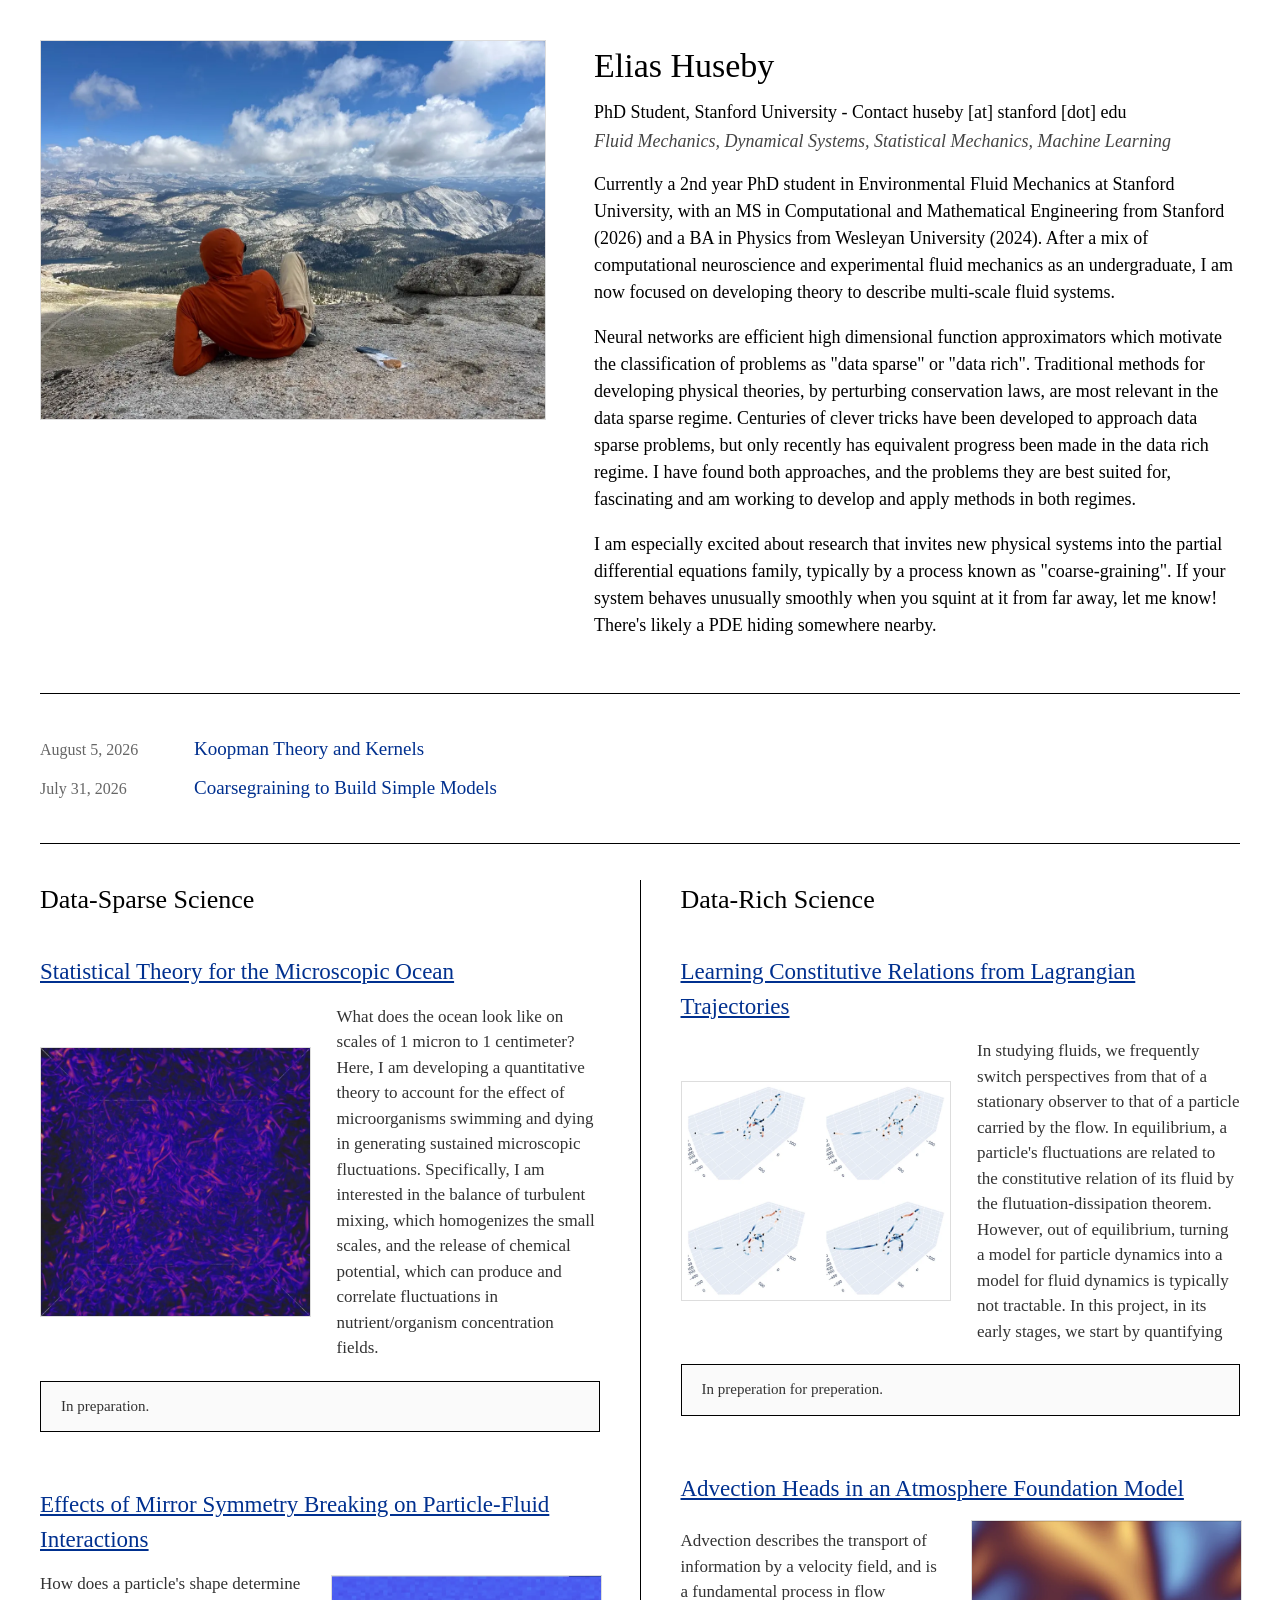
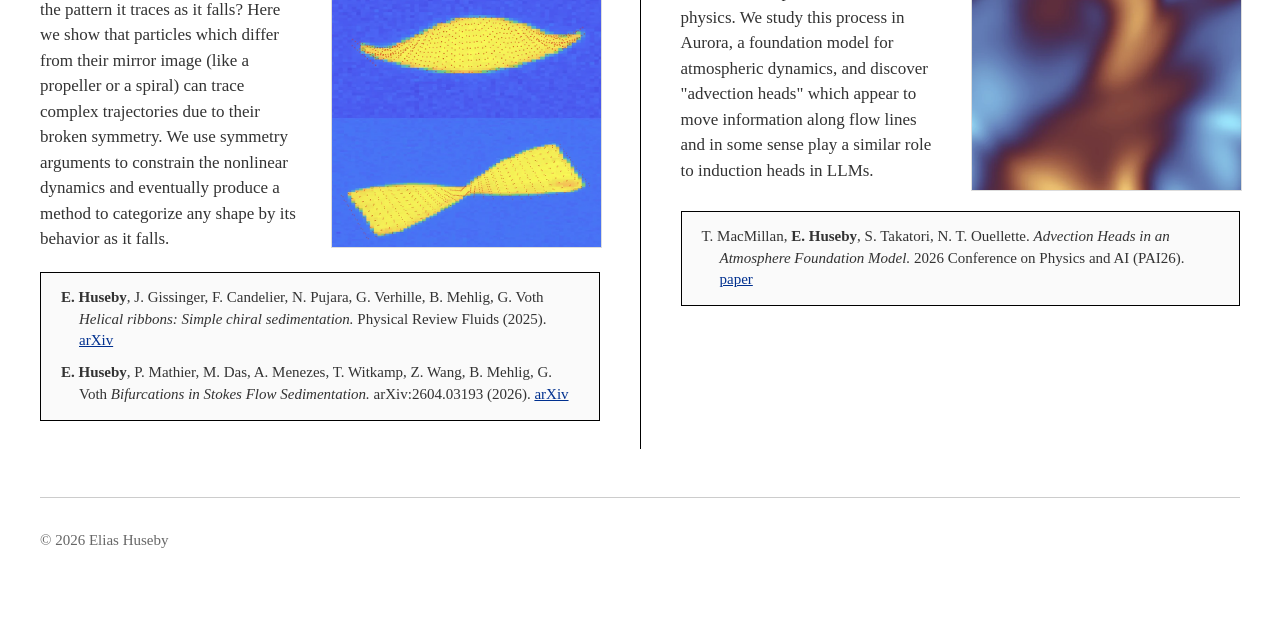
<file: index.html>
<!DOCTYPE html>
<html lang="en">
<head>
  <meta charset="utf-8">
  <meta name="viewport" content="width=device-width, initial-scale=1">
  <title>Elias Huseby</title>
  <link rel="stylesheet" href="style.css">
</head>
<body>

<!-- =====================================================================
     INTRO  —  full page width
     Edit the text below. Swap images/portrait.svg for your own photo
     (e.g. images/portrait.jpg) once you drop it in the images/ folder.
     ===================================================================== -->
<header class="intro">
  <img class="portrait" src="images/portrait.webp" alt="Elias Huseby"
       width="1200" height="900" fetchpriority="high" decoding="async">
  <div class="intro-text">
    <h1>Elias Huseby</h1>
    <p class="affiliation">PhD Student, Stanford University - Contact huseby [at] stanford [dot] edu</p>
    <p class="interests">
      Fluid Mechanics, Dynamical Systems, Statistical Mechanics, Machine Learning
    </p>
    <p class="blurb">
      Currently a 2nd year PhD student in Environmental Fluid Mechanics at Stanford University, with an MS in Computational and Mathematical
      Engineering from Stanford (2026) and a BA in Physics from Wesleyan University (2024). After a mix of computational neuroscience and
      experimental fluid mechanics as an undergraduate, I am now focused on developing theory to describe multi-scale fluid systems.
    </p>

    <p class="blurb">
      Neural networks are efficient high dimensional function approximators which motivate the classification of problems as "data sparse" or "data rich".
      Traditional methods for developing physical theories, by perturbing conservation laws, are most relevant in the data sparse regime.
      Centuries of clever tricks have been developed to approach data sparse problems, but only recently has equivalent progress been made in the data rich regime.
      I have found both approaches, and the problems they are best suited for, fascinating and am working to develop and apply methods in both regimes.
    </p>

    <p class="blurb">
      I am especially excited about research that invites new physical systems into the partial differential equations family, typically by a process known as "coarse-graining".
      If your system behaves unusually smoothly when you squint at it from far away, let me know! There's likely a PDE hiding somewhere nearby.
    </p>
  </div>
</header>

<hr>

<!-- =====================================================================
     WRITING  —  a flat list of posts, newest at the top.

     To add a post:
       1. Copy posts/TEMPLATE.html to posts/your-post-name.html
       2. Fill in its title, date, and text
       3. Add one <li> below, at the top of the list

     The datetime="YYYY-MM-DD" attribute is the machine-readable date; the
     text between the <time> tags is what actually shows on the page.
     ===================================================================== -->
<section class="writing">
  <ul class="post-list">
    <li>
      <time datetime="2026-07-15">August 5, 2026</time>
      <a href="posts/second-post.html">Koopman Theory and Kernels</a>
    </li>

    <li>
      <time datetime="2026-07-15">July 31, 2026</time>
      <a href="posts/first-post.html">Coarsegraining to Build Simple Models</a>
    </li>


  </ul>
</section>

<hr>

<!-- =====================================================================
     PROJECTS  —  two columns
     To add a project: copy one <article class="project"> block, change the
     link, image, title, and description. Detail pages live in projects/.
     ===================================================================== -->
<main class="columns">

  <!-- ---------------- LEFT COLUMN ---------------- -->
  <section class="column">
    <h2>Data-Sparse Science</h2>

    <article class="project">
      <h3><a href="projects/sparse-two.html">Statistical Theory for the Microscopic Ocean</a></h3>
      <div class="project-row">
        <a class="project-thumb" href="projects/sparse-two.html">
          <img src="images/Paper_POcean.webp" alt="" width="760" height="760" loading="lazy" decoding="async">
        </a>
        <p>
          What does the ocean look like on scales of 1 micron to 1 centimeter? Here, I am developing a quantitative theory to account for the effect of microorganisms swimming and dying in generating sustained microscopic fluctuations.  
          Specifically, I am interested in the balance of turbulent mixing, which homogenizes the small scales, and the release of chemical potential, which can produce and correlate fluctuations in nutrient/organism concentration fields.
        </p>
      </div>

      <div class="citations">
        <ul>
          <!-- Add a citation by copying one <li> block below. -->
          <li>In preparation.</li>
        </ul>
      </div>
    </article>

    <article class="project">
      <h3><a href="projects/sparse-one.html">Effects of Mirror Symmetry Breaking on Particle-Fluid Interactions</a></h3>
      <div class="project-row">
        <a class="project-thumb" href="projects/sparse-one.html">
          <img src="images/Paper_Helica.webp" alt="" width="760" height="765" loading="lazy" decoding="async">
        </a>
        <p>
          How does a particle's shape determine the pattern it traces as it falls? Here we show that particles which differ from their mirror image (like a propeller or a spiral) can trace complex trajectories due to their broken symmetry. 
          We use symmetry arguments to constrain the nonlinear dynamics and eventually produce a method to categorize any shape by its behavior as it falls. 
        </p>
      </div>

      <div class="citations">
        <ul>
          <li>
            <strong>E. Huseby</strong>, J. Gissinger, F. Candelier, N. Pujara, G. Verhille, B. Mehlig, G. Voth
            <em>Helical ribbons: Simple chiral sedimentation.</em>
            Physical Review Fluids (2025).
            <a href="https://arxiv.org/abs/2403.18157">arXiv</a>
          </li>
          <li>
            <strong>E. Huseby</strong>, P. Mathier, M. Das, A. Menezes, T. Witkamp, Z. Wang, B. Mehlig, G. Voth
            <em>Bifurcations in Stokes Flow Sedimentation.</em>
            arXiv:2604.03193 (2026).
            <a href="https://arxiv.org/abs/2604.03193">arXiv</a>
          </li>
        </ul>
      </div>
    </article>

  </section>

  <!-- ---------------- RIGHT COLUMN ---------------- -->
  <section class="column">
    <h2>Data-Rich Science</h2>

    <article class="project">
      <h3><a href="projects/rich-one.html">Learning Constitutive Relations from Lagrangian Trajectories </a></h3>
      <div class="project-row">
        <a class="project-thumb" href="projects/rich-one.html">
          <img src="images/temp.webp" alt="" width="760" height="616" loading="lazy" decoding="async">
        </a>
        <p>
          In studying fluids, we frequently switch perspectives from that of a stationary observer to that of a particle carried by the flow. 
          In equilibrium, a particle's fluctuations are related to the constitutive relation of its fluid by the flutuation-dissipation theorem.
          However, out of equilibrium, turning a model for particle dynamics into a model for fluid dynamics is typically not tractable. 
          In this project, in its early stages, we start by quantifying
        </p>
      </div>

      <div class="citations">
        <ul>
          <li>
            In preperation for preperation.
          </li>
        </ul>
      </div>
    </article>



    <article class="project">
      <h3><a href="projects/rich-one.html">Advection Heads in an Atmosphere Foundation Model</a></h3>
      <div class="project-row">
        <a class="project-thumb" href="projects/rich-one.html">
          <img src="images/adv.webp" alt="" width="721" height="721" loading="lazy" decoding="async">
        </a>
        <p>
          Advection describes the transport of information by a velocity field, and is a fundamental process in flow physics. We study this process in Aurora, a foundation model for atmospheric dynamics, and discover "advection heads" which appear to move information along flow lines and in some sense play a similar role to induction heads in LLMs.
        </p>
      </div>

      <div class="citations">
        <ul>
          <li>
            T. MacMillan, <strong>E. Huseby</strong>, S. Takatori, N. T. Ouellette.
            <em>Advection Heads in an Atmosphere Foundation Model.</em>
            2026 Conference on Physics and AI (PAI26).
            <a href="https://openreview.net/forum?id=2jAjCvjr3j#discussion">paper</a>
          </li>
        </ul>
      </div>
    </article>
    <!-- <article class="project">
      <h3><a href="projects/rich-one.html">Particles to Fields</a></h3>
      <div class="project-row">
        <a class="project-thumb" href="projects/rich-one.html">
          <img src="images/adv.png" alt="">
        </a>
        <p>
          Can a system's macroscopic behavior be predicted using statistical information about its members? 
          For systems in equilibrium, where there is no net current between states, the answer is a resounding 'yes'. The fluctuation-dissipation theorem connects the fluctuations experienced by a particle connected to the system's to the macroscopic transport coefficients.
          For systems out of equilbrium, where states are exchanged irreversibly, there is no such easy guarentee. In this current project, we 
        </p>
      </div>
    </article> -->

  </section>

</main>

<footer>
  <p>&copy; 2026 Elias Huseby</p>
</footer>

</body>
</html>
</file>
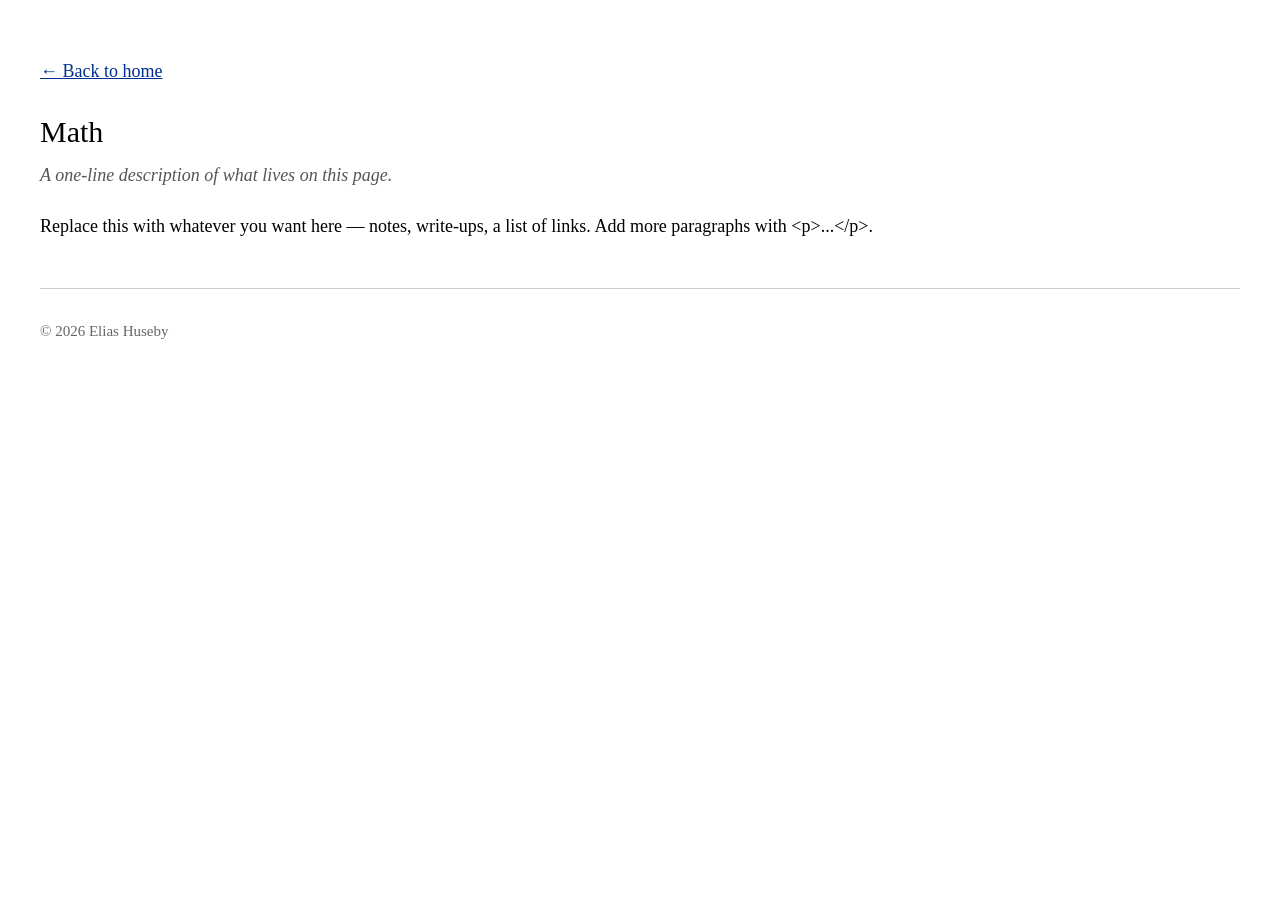
<file: math.html>
<!DOCTYPE html>
<html lang="en">
<head>
  <meta charset="utf-8">
  <meta name="viewport" content="width=device-width, initial-scale=1">
  <title>Math &mdash; Elias Huseby</title>
  <link rel="stylesheet" href="style.css">
</head>
<body>

<p class="back-link"><a href="index.html">&larr; Back to home</a></p>

<article class="detail">

  <h1>Math</h1>
  <p class="subtitle">A one-line description of what lives on this page.</p>

  <p>
    Replace this with whatever you want here &mdash; notes, write-ups, a list of
    links. Add more paragraphs with &lt;p&gt;...&lt;/p&gt;.
  </p>

</article>

<footer>
  <p>&copy; 2026 Elias Huseby</p>
</footer>

</body>
</html>
</file>
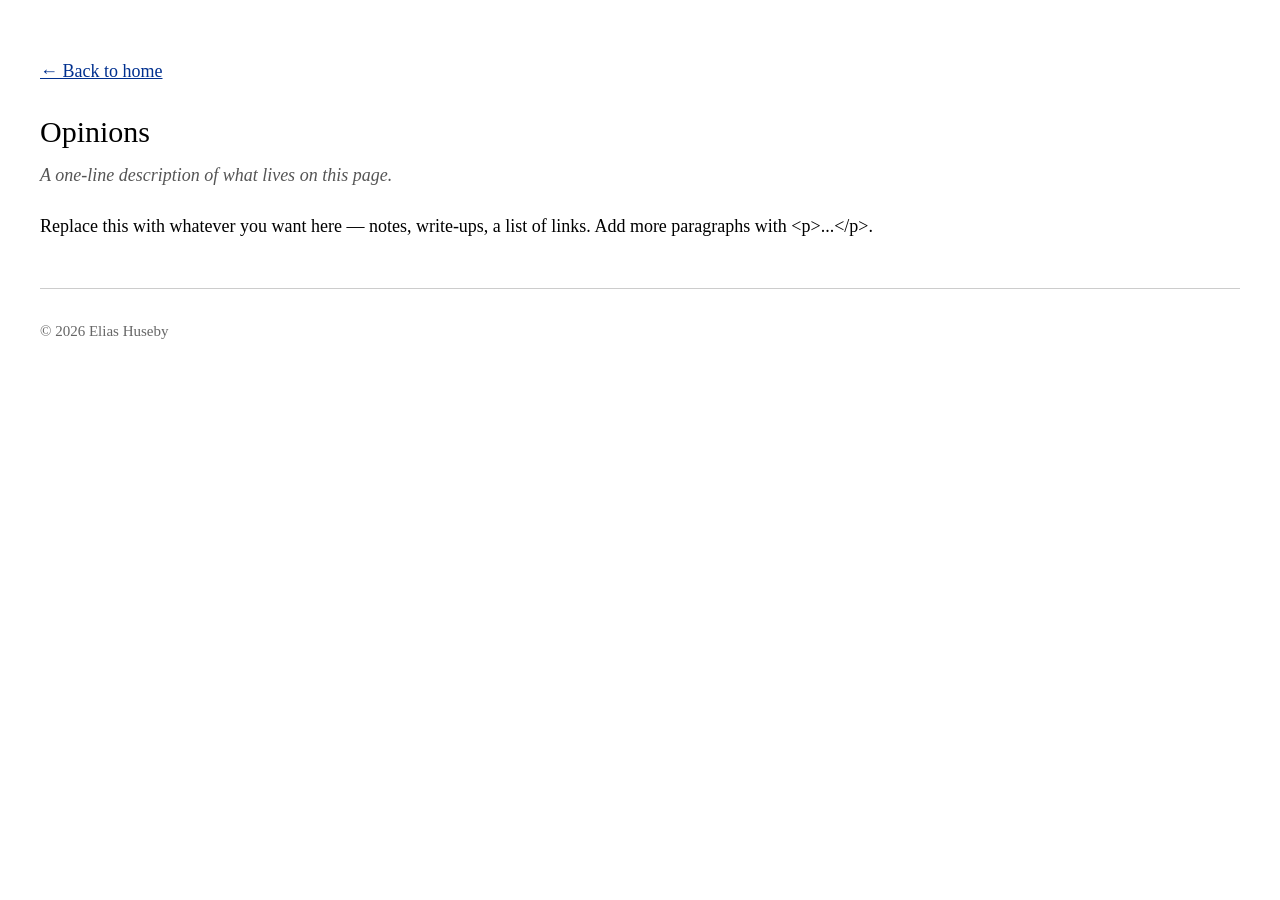
<file: opinions.html>
<!DOCTYPE html>
<html lang="en">
<head>
  <meta charset="utf-8">
  <meta name="viewport" content="width=device-width, initial-scale=1">
  <title>Opinions &mdash; Elias Huseby</title>
  <link rel="stylesheet" href="style.css">
</head>
<body>

<p class="back-link"><a href="index.html">&larr; Back to home</a></p>

<article class="detail">

  <h1>Opinions</h1>
  <p class="subtitle">A one-line description of what lives on this page.</p>

  <p>
    Replace this with whatever you want here &mdash; notes, write-ups, a list of
    links. Add more paragraphs with &lt;p&gt;...&lt;/p&gt;.
  </p>

</article>

<footer>
  <p>&copy; 2026 Elias Huseby</p>
</footer>

</body>
</html>
</file>
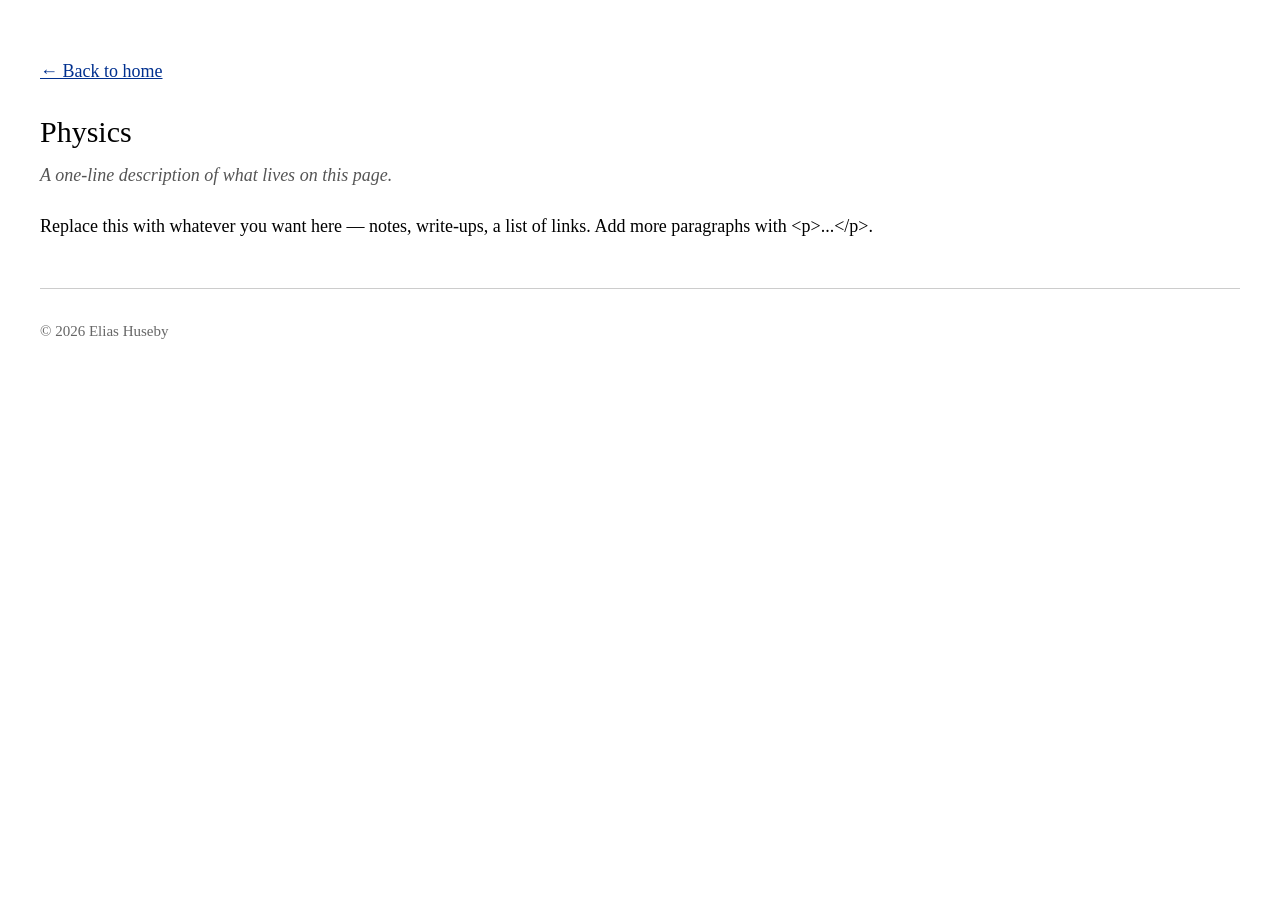
<file: physics.html>
<!DOCTYPE html>
<html lang="en">
<head>
  <meta charset="utf-8">
  <meta name="viewport" content="width=device-width, initial-scale=1">
  <title>Physics &mdash; Elias Huseby</title>
  <link rel="stylesheet" href="style.css">
</head>
<body>

<p class="back-link"><a href="index.html">&larr; Back to home</a></p>

<article class="detail">

  <h1>Physics</h1>
  <p class="subtitle">A one-line description of what lives on this page.</p>

  <p>
    Replace this with whatever you want here &mdash; notes, write-ups, a list of
    links. Add more paragraphs with &lt;p&gt;...&lt;/p&gt;.
  </p>

</article>

<footer>
  <p>&copy; 2026 Elias Huseby</p>
</footer>

</body>
</html>
</file>
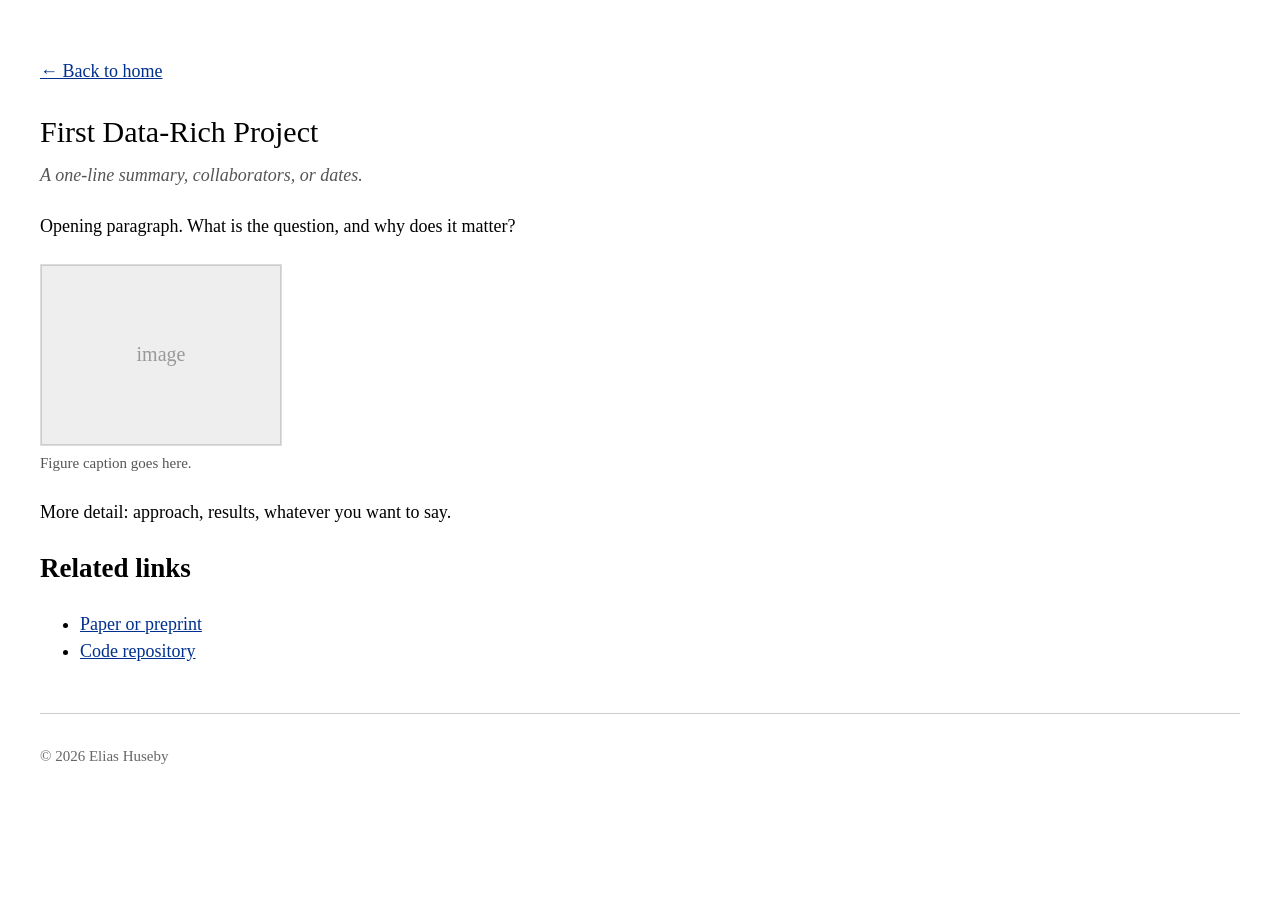
<file: projects/rich-one.html>
<!DOCTYPE html>
<html lang="en">
<head>
  <meta charset="utf-8">
  <meta name="viewport" content="width=device-width, initial-scale=1">
  <title>First Data-Rich Project &mdash; Elias Huseby</title>
  <link rel="stylesheet" href="../style.css">
</head>
<body>

<p class="back-link"><a href="../index.html">&larr; Back to home</a></p>

<article class="detail">

  <h1>First Data-Rich Project</h1>
  <p class="subtitle">A one-line summary, collaborators, or dates.</p>

  <p>
    Opening paragraph. What is the question, and why does it matter?
  </p>

  <figure>
    <img src="../images/placeholder.svg" alt="">
    <figcaption>Figure caption goes here.</figcaption>
  </figure>

  <p>
    More detail: approach, results, whatever you want to say.
  </p>

  <h2>Related links</h2>
  <ul>
    <li><a href="#">Paper or preprint</a></li>
    <li><a href="#">Code repository</a></li>
  </ul>

</article>

<footer>
  <p>&copy; 2026 Elias Huseby</p>
</footer>

</body>
</html>
</file>
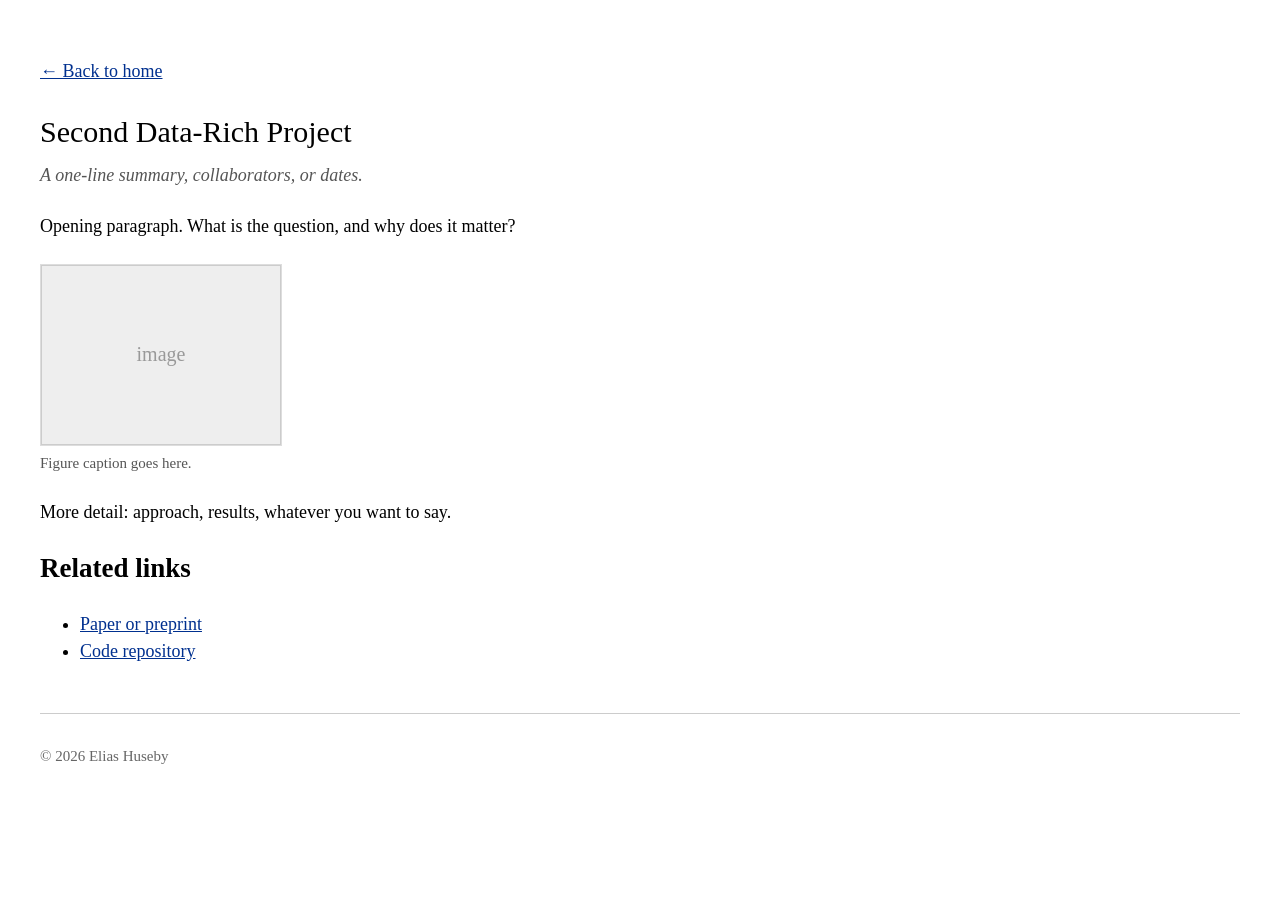
<file: projects/rich-two.html>
<!DOCTYPE html>
<html lang="en">
<head>
  <meta charset="utf-8">
  <meta name="viewport" content="width=device-width, initial-scale=1">
  <title>Second Data-Rich Project &mdash; Elias Huseby</title>
  <link rel="stylesheet" href="../style.css">
</head>
<body>

<p class="back-link"><a href="../index.html">&larr; Back to home</a></p>

<article class="detail">

  <h1>Second Data-Rich Project</h1>
  <p class="subtitle">A one-line summary, collaborators, or dates.</p>

  <p>
    Opening paragraph. What is the question, and why does it matter?
  </p>

  <figure>
    <img src="../images/placeholder.svg" alt="">
    <figcaption>Figure caption goes here.</figcaption>
  </figure>

  <p>
    More detail: approach, results, whatever you want to say.
  </p>

  <h2>Related links</h2>
  <ul>
    <li><a href="#">Paper or preprint</a></li>
    <li><a href="#">Code repository</a></li>
  </ul>

</article>

<footer>
  <p>&copy; 2026 Elias Huseby</p>
</footer>

</body>
</html>
</file>
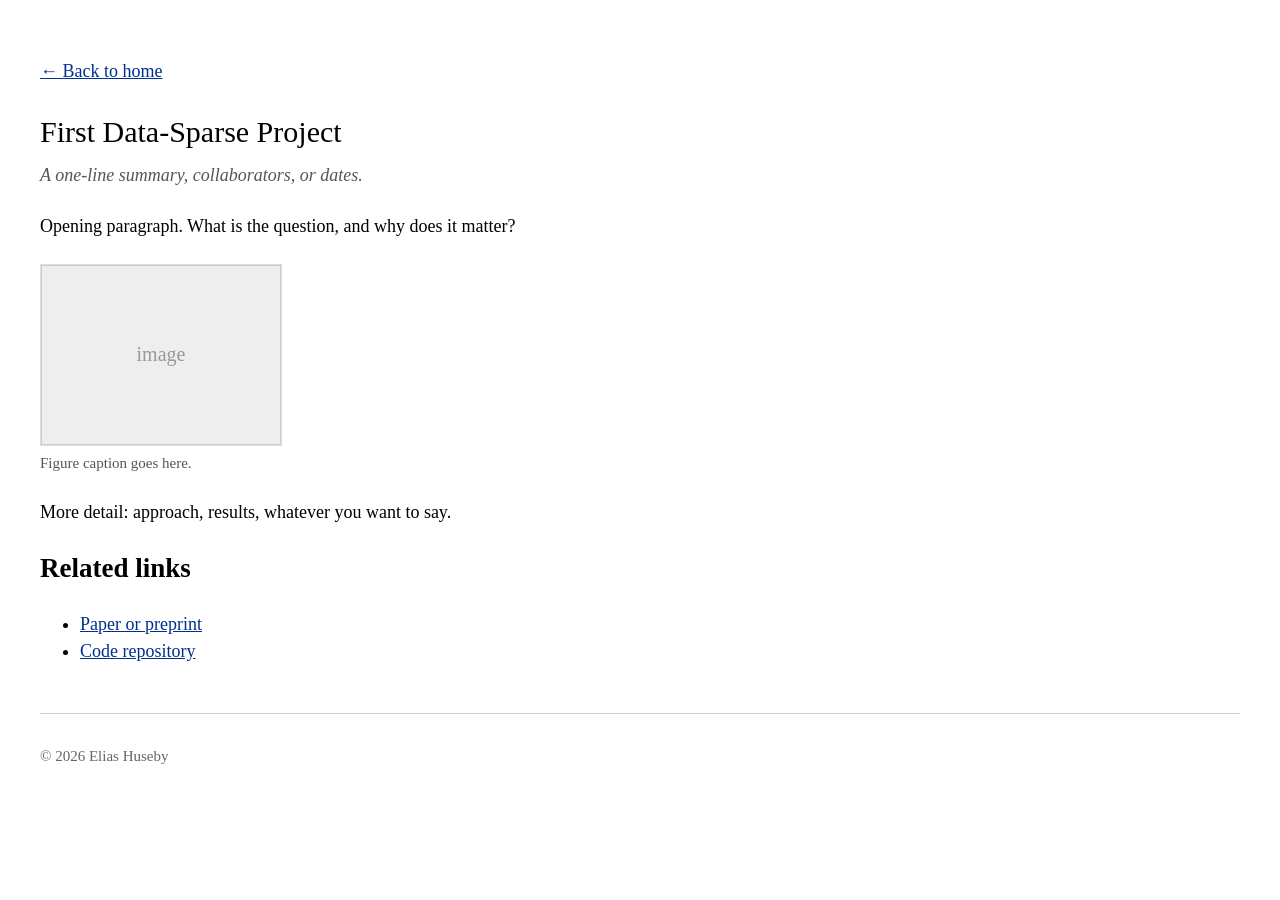
<file: projects/sparse-one.html>
<!DOCTYPE html>
<html lang="en">
<head>
  <meta charset="utf-8">
  <meta name="viewport" content="width=device-width, initial-scale=1">
  <title>First Data-Sparse Project &mdash; Elias Huseby</title>
  <link rel="stylesheet" href="../style.css">
</head>
<body>

<p class="back-link"><a href="../index.html">&larr; Back to home</a></p>

<article class="detail">

  <h1>First Data-Sparse Project</h1>
  <p class="subtitle">A one-line summary, collaborators, or dates.</p>

  <p>
    Opening paragraph. What is the question, and why does it matter?
  </p>

  <figure>
    <img src="../images/placeholder.svg" alt="">
    <figcaption>Figure caption goes here.</figcaption>
  </figure>

  <p>
    More detail: approach, results, whatever you want to say.
  </p>

  <h2>Related links</h2>
  <ul>
    <li><a href="#">Paper or preprint</a></li>
    <li><a href="#">Code repository</a></li>
  </ul>

</article>

<footer>
  <p>&copy; 2026 Elias Huseby</p>
</footer>

</body>
</html>
</file>
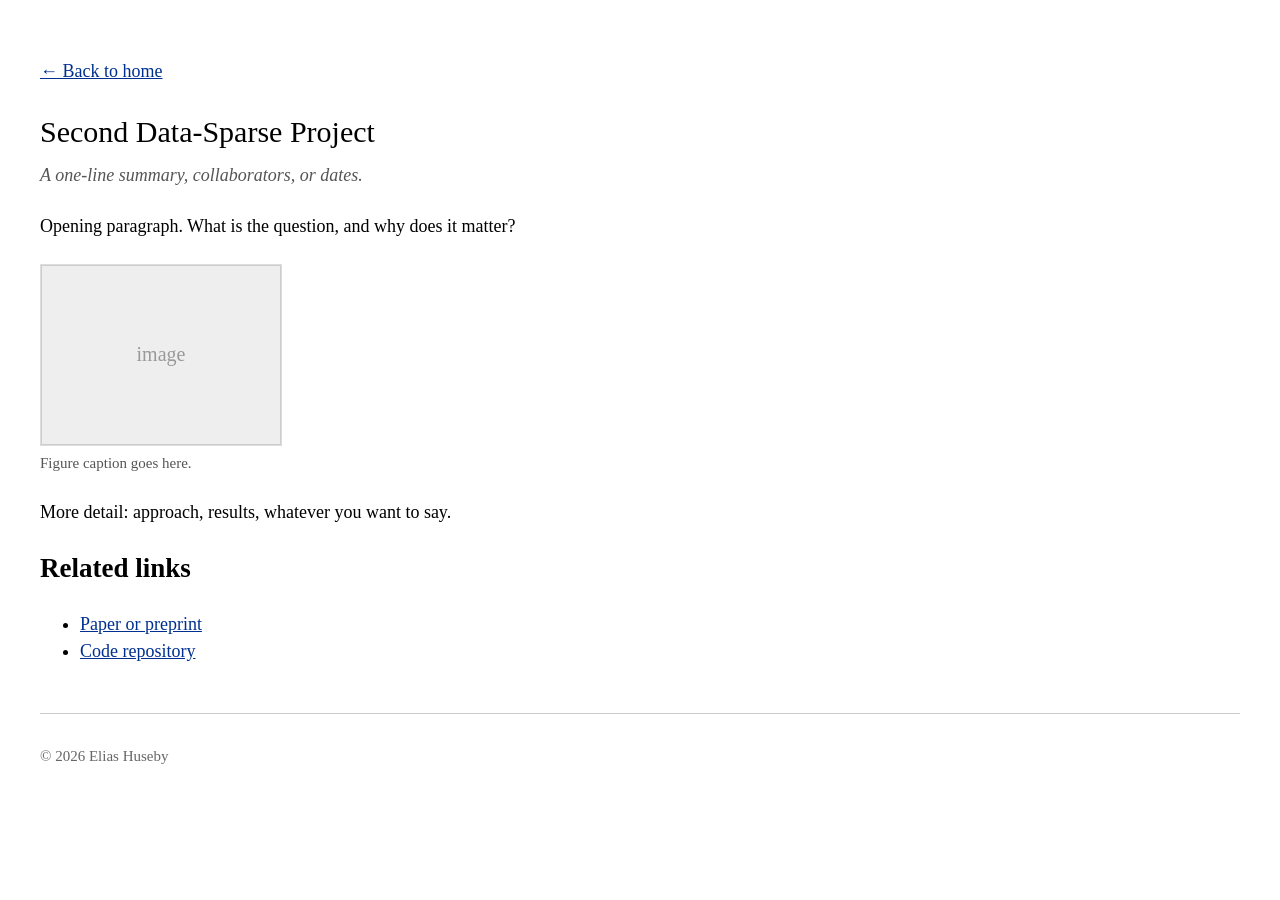
<file: projects/sparse-two.html>
<!DOCTYPE html>
<html lang="en">
<head>
  <meta charset="utf-8">
  <meta name="viewport" content="width=device-width, initial-scale=1">
  <title>Second Data-Sparse Project &mdash; Elias Huseby</title>
  <link rel="stylesheet" href="../style.css">
</head>
<body>

<p class="back-link"><a href="../index.html">&larr; Back to home</a></p>

<article class="detail">

  <h1>Second Data-Sparse Project</h1>
  <p class="subtitle">A one-line summary, collaborators, or dates.</p>

  <p>
    Opening paragraph. What is the question, and why does it matter?
  </p>

  <figure>
    <img src="../images/placeholder.svg" alt="">
    <figcaption>Figure caption goes here.</figcaption>
  </figure>

  <p>
    More detail: approach, results, whatever you want to say.
  </p>

  <h2>Related links</h2>
  <ul>
    <li><a href="#">Paper or preprint</a></li>
    <li><a href="#">Code repository</a></li>
  </ul>

</article>

<footer>
  <p>&copy; 2026 Elias Huseby</p>
</footer>

</body>
</html>
</file>
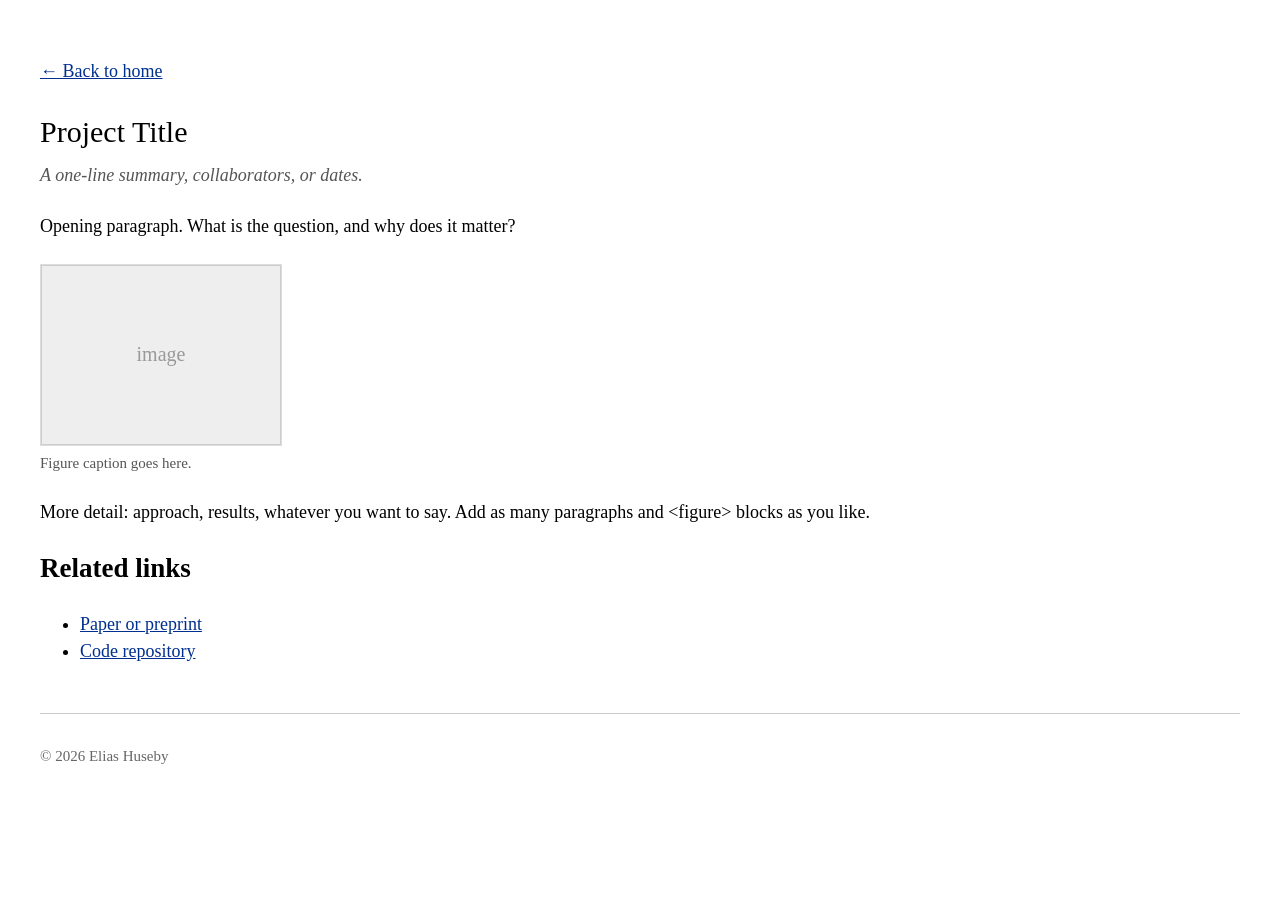
<file: projects/TEMPLATE.html>
<!DOCTYPE html>
<html lang="en">
<head>
  <meta charset="utf-8">
  <meta name="viewport" content="width=device-width, initial-scale=1">
  <title>Project Title &mdash; Elias Huseby</title>
  <link rel="stylesheet" href="../style.css">
</head>
<body>

<!-- =====================================================================
     PROJECT DETAIL PAGE TEMPLATE

     To add a new project:
       1. Copy this file to projects/your-project-name.html
       2. Fill in the title, subtitle, and body text below
       3. Link to it from index.html

     Note the "../" in the stylesheet and image paths — this page sits one
     folder down, so paths back to the site root need it.
     ===================================================================== -->

<p class="back-link"><a href="../index.html">&larr; Back to home</a></p>

<article class="detail">

  <h1>Project Title</h1>
  <p class="subtitle">A one-line summary, collaborators, or dates.</p>

  <p>
    Opening paragraph. What is the question, and why does it matter?
  </p>

  <figure>
    <img src="../images/placeholder.svg" alt="">
    <figcaption>Figure caption goes here.</figcaption>
  </figure>

  <p>
    More detail: approach, results, whatever you want to say. Add as many
    paragraphs and &lt;figure&gt; blocks as you like.
  </p>

  <h2>Related links</h2>
  <ul>
    <li><a href="#">Paper or preprint</a></li>
    <li><a href="#">Code repository</a></li>
  </ul>

</article>

<footer>
  <p>&copy; 2026 Elias Huseby</p>
</footer>

</body>
</html>
</file>
<file: style.css>
/* =========================================================
   Personal site — simple stylesheet
   Everything is Times New Roman for now.
   ========================================================= */

/* ---------- page basics ---------- */

body {
  font-family: "Times New Roman", Times, serif;
  font-size: 18px;
  line-height: 1.5;
  color: #000;
  background: #fff;
  max-width: 1700px;        /* overall page width — change to taste */
  margin: 0 auto;
  padding: 40px 40px 60px;
}

a {
  color: #00308f;
}

a:hover {
  text-decoration: none;
}

hr {
  border: 0;
  border-top: 1px solid #000;   /* same black as the column divider */
  margin: 36px 0;
}

/* ---------- intro (full width, top of page) ---------- */

.intro {
  display: flex;
  align-items: flex-start;
  gap: 48px;
}

.portrait {
  flex: 0 0 42%;            /* photo takes 42% of the page width */
  width: 42%;
  height: auto;             /* keeps the photo's own aspect ratio — no cropping */
  border: 1px solid #ddd;
}

.intro-text {
  flex: 1;
  min-width: 0;
}

.intro-text h1 {
  font-size: 34px;
  font-weight: normal;
  margin: 0 0 8px;
}

.affiliation,
.contact,
.interests {
  margin: 2px 0;
}

.interests {
  color: #444;
  font-style: italic;
}

.blurb {
  margin-top: 16px;
}

/* ---------- writing: the post list between the two dividers ---------- */

.post-list {
  list-style: none;
  margin: 0;
  padding: 0;
}

.post-list li {
  display: flex;
  align-items: baseline;
  gap: 24px;
  padding: 5px 0;           /* tight rows */
}

.post-list time {
  flex: 0 0 130px;          /* fixed date column, so titles line up */
  color: #666;
  font-size: 16px;
}

.post-list a {
  font-size: 19px;
  text-decoration: none;
}

.post-list a:hover {
  text-decoration: underline;
}

/* ---------- a post page ---------- */

.post {
  max-width: 46em;          /* comfortable reading measure */
}

.post h1 {
  font-size: 30px;
  font-weight: normal;
  margin: 0 0 6px;
}

.post .post-date {
  color: #666;
  margin: 0 0 28px;
}

.post p {
  margin: 0 0 16px;
}

.post img {
  max-width: 100%;
  height: auto;
  display: block;
  border: 1px solid #ddd;
  margin: 20px 0;
}

/* ---------- two columns ---------- */

.columns {
  display: flex;
  gap: 0;
  align-items: stretch;     /* so the divider line runs the full height */
}

.column {
  flex: 1;
  min-width: 0;             /* keeps long words from blowing out the column */
  padding: 0 40px;
}

.column:first-child {
  padding-left: 0;
}

/* the vertical line between the two columns */
.column:last-child {
  padding-right: 0;
  border-left: 1px solid #000;
}

.column h2 {
  font-size: 26px;
  font-weight: normal;
  margin: 0 0 8px;
}

/* ---------- a single project entry ----------
   Layout: title on top, then the image beside its description paragraph.
   Entries alternate sides down the column: the 1st, 3rd, 5th... have the
   image on the LEFT, the 2nd, 4th, 6th... have it on the RIGHT.
   -------------------------------------------- */

.project {
  padding: 28px 0;
}

.project h3 {
  font-size: 23px;
  font-weight: normal;
  margin: 0 0 14px;
}

.project-row {
  display: flex;
  gap: 28px;
  align-items: center;
}

/* every other entry flips the image to the other side */
.project:nth-of-type(even) .project-row {
  flex-direction: row-reverse;
}

.project-thumb {
  flex: 0 0 48%;            /* image takes 48% of the column — change to taste */
  min-width: 0;
}

.project-thumb img {
  width: 100%;              /* height: auto keeps each figure's own aspect
                               ratio, so nothing gets cropped */
  height: auto;
  display: block;
  border: 1px solid #ddd;
}

.project-row p {
  flex: 1;
  min-width: 0;             /* keeps long words from blowing out the column */
  margin: 0;
  font-size: 17px;
  color: #333;
}

/* ---------- citation box under a project ---------- */

.citations {
  margin-top: 20px;
  padding: 14px 20px;
  border: 1px solid #000;
  background: #fafafa;
}

.citations h4 {
  font-size: 14px;
  font-weight: normal;
  text-transform: uppercase;
  letter-spacing: 0.08em;
  color: #555;
  margin: 0 0 10px;
}

.citations ul {
  margin: 0;
  padding: 0;
  list-style: none;
}

.citations li {
  font-size: 15px;
  line-height: 1.45;
  color: #333;
  padding-left: 18px;
  text-indent: -18px;       /* hanging indent, like a reference list */
  margin-bottom: 10px;
}

.citations li:last-child {
  margin-bottom: 0;
}

/* your own name, picked out of the author list */
.citations strong {
  font-weight: 600;
}

/* ---------- project detail pages ---------- */

.back-link {
  margin-bottom: 24px;
}

.detail h1 {
  font-size: 30px;
  font-weight: normal;
  margin: 0 0 8px;
}

.detail .subtitle {
  color: #555;
  font-style: italic;
  margin: 0 0 24px;
}

.detail figure {
  margin: 24px 0;
}

.detail figure img {
  max-width: 100%;
  display: block;
  border: 1px solid #ddd;
}

.detail figcaption {
  font-size: 15px;
  color: #555;
  margin-top: 6px;
}

/* ---------- footer ---------- */

footer {
  margin-top: 48px;
  padding-top: 16px;
  border-top: 1px solid #ccc;
  font-size: 15px;
  color: #666;
}

/* ---------- narrow screens: stack everything ---------- */

/* below this width the columns get too narrow, so stack them */
@media (max-width: 1000px) {
  .columns {
    flex-direction: column;
  }

  .column {
    padding: 0;
  }

  /* the divider becomes a horizontal rule between the stacked sections */
  .column:last-child {
    border-left: 0;
    border-top: 1px solid #000;
    margin-top: 32px;
    padding-top: 32px;
  }
}

/* phones: stack the photo and each image above its text */
@media (max-width: 720px) {
  .intro,
  .project-row,
  .project:nth-of-type(even) .project-row {
    flex-direction: column;
    align-items: stretch;
    gap: 20px;
  }

  .portrait {
    flex-basis: auto;
    width: 100%;
  }

  .project-thumb {
    flex-basis: auto;
  }
}
</file>
